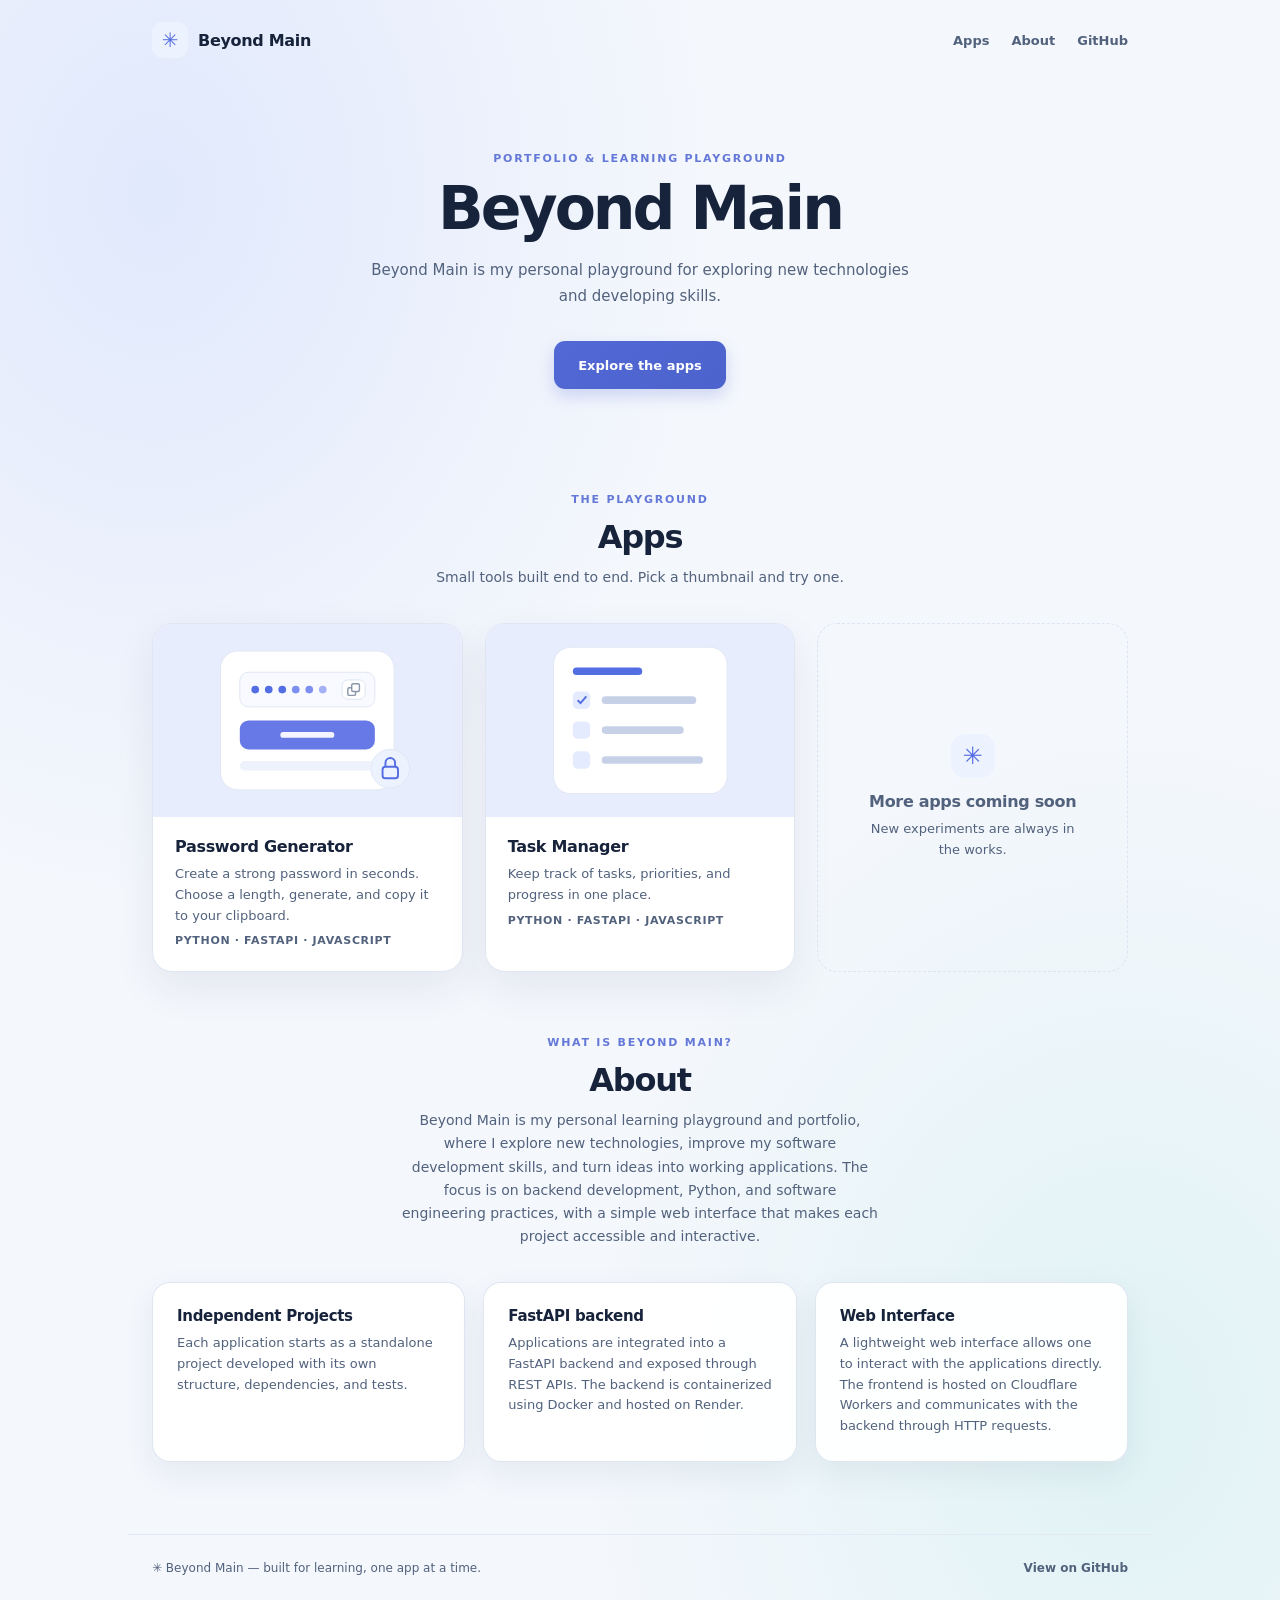
<file: frontend/index.html>
<!DOCTYPE html>
<html lang="en">

<head>
    <meta charset="UTF-8">
    <meta name="viewport" content="width=device-width, initial-scale=1.0">

    <title>Beyond Main — Portfolio &amp; Learning Playground</title>

    <link rel="stylesheet" href="css/home.css">
</head>

<body>
    <header class="site-header">
        <a class="brand" href="./">
            <span class="brand-mark" aria-hidden="true">✳</span>
            <span>Beyond Main</span>
        </a>
        <nav class="site-nav" aria-label="Main navigation">
            <a href="#apps">Apps</a>
            <a href="#about">About</a>
            <a href="https://github.com/WorkAndreiB/python-web-app">GitHub</a>
        </nav>
    </header>

    <main>
        <section class="hero" aria-labelledby="hero-title">
            <p class="eyebrow">PORTFOLIO &amp; LEARNING PLAYGROUND</p>
            <h1 id="hero-title">Beyond Main</h1>
            <p class="hero-intro">Beyond Main is my personal playground for exploring new technologies and developing
                skills.</p>
            <a class="hero-cta" href="#apps">Explore the apps</a>
        </section>

        <section id="apps" class="apps-section" aria-labelledby="apps-title">
            <p class="eyebrow">THE PLAYGROUND</p>
            <h2 id="apps-title">Apps</h2>
            <p class="section-intro">Small tools built end to end. Pick a thumbnail and try one.</p>

            <ul class="app-grid">
                <li>
                    <a class="app-card" href="apps/password-generator/">
                        <span class="app-thumbnail" aria-hidden="true">
                            <svg viewBox="0 0 320 200" focusable="false">
                                <rect width="320" height="200" fill="#e7edfd"></rect>
                                <rect x="70" y="28" width="180" height="144" rx="18" fill="#ffffff" stroke="#dfe6f3">
                                </rect>
                                <rect x="90" y="50" width="140" height="36" rx="9" fill="#f8faff" stroke="#dfe6f3">
                                </rect>
                                <circle cx="106" cy="68" r="4" fill="#536de2"></circle>
                                <circle cx="120" cy="68" r="4" fill="#536de2"></circle>
                                <circle cx="134" cy="68" r="4" fill="#536de2"></circle>
                                <circle cx="148" cy="68" r="4" fill="#7c8ff0"></circle>
                                <circle cx="162" cy="68" r="4" fill="#7c8ff0"></circle>
                                <circle cx="176" cy="68" r="4" fill="#a5b1f5"></circle>
                                <rect x="196" y="58" width="24" height="20" rx="6" fill="#ffffff" stroke="#dce4f2">
                                </rect>
                                <rect x="202" y="66" width="8" height="8" rx="1.5" fill="none" stroke="#8a96aa"
                                    stroke-width="1.5"></rect>
                                <rect x="206" y="62" width="8" height="8" rx="1.5" fill="#ffffff" stroke="#8a96aa"
                                    stroke-width="1.5"></rect>
                                <rect x="90" y="100" width="140" height="30" rx="9" fill="#6679e7"></rect>
                                <rect x="132" y="112" width="56" height="6" rx="3" fill="#ffffff" opacity="0.92"></rect>
                                <rect x="90" y="142" width="140" height="10" rx="5" fill="#eef2fc"></rect>
                                <circle cx="246" cy="150" r="20" fill="#edf2ff" stroke="#dfe6f3"></circle>
                                <rect x="238" y="148" width="16" height="12" rx="3" fill="none" stroke="#536de2"
                                    stroke-width="2"></rect>
                                <path d="M241 148v-4a5 5 0 0 1 10 0v4" fill="none" stroke="#536de2" stroke-width="2">
                                </path>
                            </svg>
                        </span>
                        <span class="app-meta">
                            <span class="app-name">Password Generator</span>
                            <span class="app-description">
                                Create a strong password in seconds. Choose a length,
                                generate, and copy it to your clipboard.
                            </span>
                            <span class="app-tags">PYTHON · FASTAPI · JAVASCRIPT</span>
                        </span>
                    </a>
                </li>
                <li>
                    <a class="app-card" href="/apps/task-manager/">
                        <span class="app-thumbnail" aria-hidden="true">
                            <svg viewBox="0 0 320 200" focusable="false">
                                <rect width="320" height="200" fill="#e7edfd"></rect>
                                <rect x="70" y="24" width="180" height="152" rx="18" fill="#fff" stroke="#dfe6f3">
                                </rect>
                                <rect x="90" y="45" width="72" height="8" rx="4" fill="#536de2"></rect>
                                <rect x="90" y="70" width="18" height="18" rx="5" fill="#e5ebff"></rect>
                                <path d="m95 79 3 3 6-7" fill="none" stroke="#536de2" stroke-width="2"></path>
                                <rect x="120" y="75" width="98" height="8" rx="4" fill="#c6d1e8"></rect>
                                <rect x="90" y="101" width="18" height="18" rx="5" fill="#e5ebff"></rect>
                                <rect x="120" y="106" width="85" height="8" rx="4" fill="#c6d1e8"></rect>
                                <rect x="90" y="132" width="18" height="18" rx="5" fill="#e5ebff"></rect>
                                <rect x="120" y="137" width="105" height="8" rx="4" fill="#c6d1e8"></rect>
                            </svg>
                        </span>
                        <span class="app-meta">
                            <span class="app-name">Task Manager</span>
                            <span class="app-description">Keep track of tasks, priorities, and progress in one
                                place.</span>
                            <span class="app-tags">PYTHON · FASTAPI · JAVASCRIPT</span>
                        </span>
                    </a>
                </li>
                <li class="app-card app-card--soon">
                    <span class="soon-mark" aria-hidden="true">✳</span>
                    <span class="app-name">More apps coming soon</span>
                    <span class="app-description">New experiments are always in the works.</span>
                </li>
            </ul>
        </section>

        <section id="about" class="about-section" aria-labelledby="about-title">
            <p class="eyebrow">WHAT IS BEYOND MAIN?</p>
            <h2 id="about-title">About</h2>
            <p class="section-intro">
                Beyond Main is my personal learning playground and portfolio, where I explore new technologies,
                improve my software development skills, and turn ideas into working applications.

                The focus is on backend development, Python, and software engineering practices, with a simple
                web interface that makes each project accessible and interactive.
            </p>

            <div class="about-grid">
                <div class="about-card">
                    <h3>Independent Projects</h3>
                    <p>Each application starts as a standalone project developed
                        with its own structure, dependencies, and tests.</p>
                </div>
                <div class="about-card">
                    <h3>FastAPI backend</h3>
                    <p>Applications are integrated into a FastAPI backend and exposed through
                        REST APIs. The backend is containerized using Docker and hosted on Render.</p>
                </div>
                <div class="about-card">
                    <h3>Web Interface</h3>
                    <p>A lightweight web interface allows one to interact with the applications directly.
                        The frontend is hosted on Cloudflare Workers and communicates with the backend through HTTP
                        requests.</p>
                </div>
            </div>
        </section>
    </main>

    <footer class="site-footer">
        <p>✳ Beyond Main — built for learning, one app at a time.</p>
        <a href="https://github.com/WorkAndreiB/python-web-app">View on GitHub</a>
    </footer>
</body>

</html>
</file>
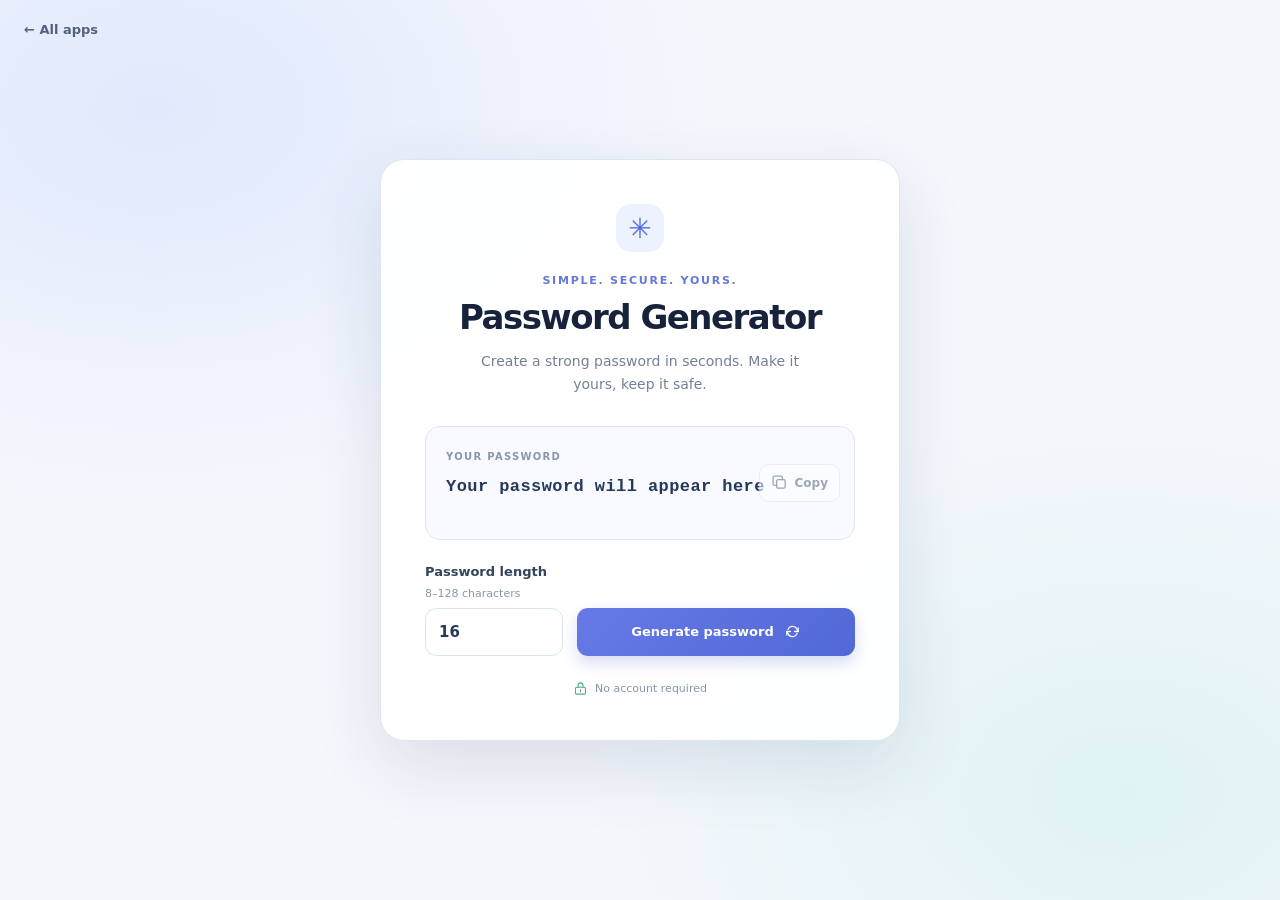
<file: frontend/apps/password-generator/index.html>
<!DOCTYPE html>
<html lang="en">

<head>
    <meta charset="UTF-8">
    <meta name="viewport" content="width=device-width, initial-scale=1.0">

    <title>Password Generator — Beyond Main</title>

    <link rel="stylesheet" href="style.css">
</head>

<body>
    <a class="back-link" href="../../">&larr; All apps</a>

    <main class="page-shell">
        <section class="generator-card" aria-labelledby="page-title">
            <div class="brand-mark" aria-hidden="true">✳</div>
            <p class="eyebrow">SIMPLE. SECURE. YOURS.</p>
            <h1 id="page-title">Password Generator</h1>
            <p class="intro">Create a strong password in seconds. Make it yours, keep it safe.</p>

            <div class="password-panel">
                <span class="panel-label">YOUR PASSWORD</span>
                <p id="generated-password" aria-live="polite" aria-atomic="true">Your password will appear here</p>
                <button id="copy-button" class="copy-button" type="button">
                    <svg aria-hidden="true" viewBox="0 0 24 24">
                        <rect x="8" y="8" width="12" height="12" rx="2"></rect>
                        <path d="M16 8V5a2 2 0 0 0-2-2H5a2 2 0 0 0-2 2v9a2 2 0 0 0 2 2h3"></path>
                    </svg>
                    <span>Copy</span>
                </button>
            </div>

            <div class="controls">
                <div class="length-control">
                    <label for="password-length">Password length</label>
                    <span class="length-hint">8–128 characters</span>
                    <input type="number" id="password-length" min="8" max="128" value="16">
                </div>

                <button id="generate-button" class="generate-button" type="button">
                    <span>Generate password</span>
                    <svg aria-hidden="true" viewBox="0 0 24 24">
                        <path d="M20 7v5h-5M4 17v-5h5"></path>
                        <path d="M5.6 9a7 7 0 0 1 11.7-2L20 12M4 12l2.7 5a7 7 0 0 0 11.7-2"></path>
                    </svg>
                </button>
            </div>

            <p class="security-note">
                <svg aria-hidden="true" viewBox="0 0 24 24">
                    <rect x="4" y="10" width="16" height="11" rx="2"></rect>
                    <path d="M8 10V7a4 4 0 1 1 8 0v3M12 14v3"></path>
                </svg>
                No account required
            </p>
        </section>
    </main>

    <script type="module" src="password_generator.js"></script>
</body>

</html>
</file>
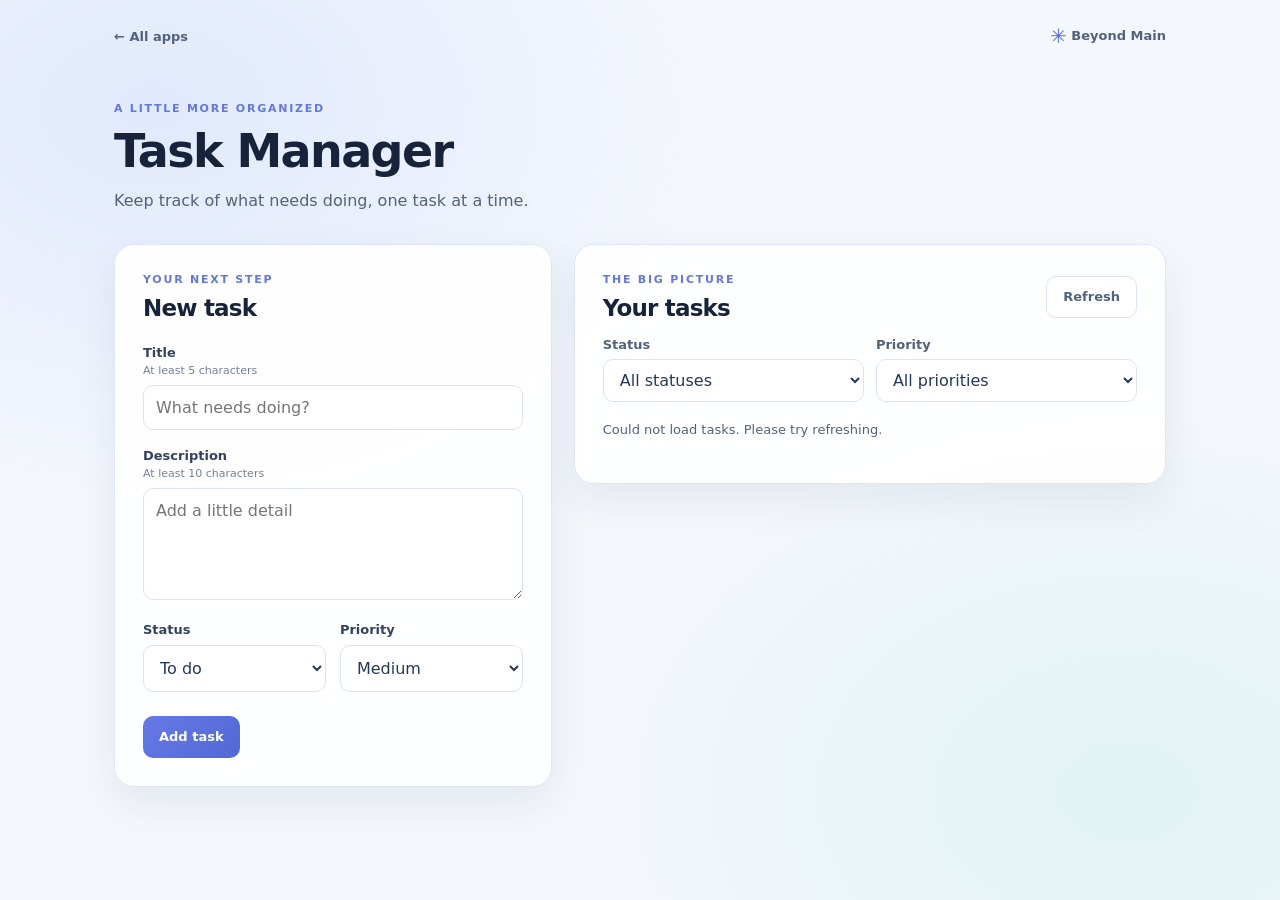
<file: frontend/apps/task-manager/index.html>
<!DOCTYPE html>
<html lang="en">

<head>
    <meta charset="UTF-8">
    <meta name="viewport" content="width=device-width, initial-scale=1.0">
    <title>Task Manager — Beyond Main</title>
    <link rel="stylesheet" href="task-manager.css">
</head>

<body>
    <header class="site-header">
        <a class="back-link" href="../../">&larr; All apps</a>
        <span class="brand"><span aria-hidden="true">✳</span> Beyond Main</span>
    </header>

    <main class="page-shell">
        <div class="page-heading">
            <p class="eyebrow">A LITTLE MORE ORGANIZED</p>
            <h1>Task Manager</h1>
            <p>Keep track of what needs doing, one task at a time.</p>
        </div>

        <div class="workspace">
            <section class="panel form-panel" aria-labelledby="form-title">
                <div class="panel-heading">
                    <div>
                        <p class="eyebrow">YOUR NEXT STEP</p>
                        <h2 id="form-title">New task</h2>
                    </div>
                </div>
                <form id="task-form">
                    <label for="title">Title <span>At least 5 characters</span></label>
                    <input id="title" name="title" minlength="5" required pattern=".*\S.*"
                        placeholder="What needs doing?">

                    <label for="description">Description <span>At least 10 characters</span></label>
                    <textarea id="description" name="description" minlength="10" required
                        placeholder="Add a little detail"></textarea>

                    <div class="form-row">
                        <div>
                            <label for="status">Status</label>
                            <select id="status" name="status">
                                <option value="TODO">To do</option>
                                <option value="IN_PROGRESS">In progress</option>
                                <option value="DONE">Done</option>
                            </select>
                        </div>
                        <div>
                            <label for="priority">Priority</label>
                            <select id="priority" name="priority">
                                <option value="URGENT">Urgent</option>
                                <option value="HIGH">High</option>
                                <option value="MEDIUM" selected>Medium</option>
                                <option value="LOW">Low</option>
                            </select>
                        </div>
                    </div>
                    <div class="form-actions">
                        <button class="primary-button" id="save-button" type="submit">Add task</button>
                        <button class="secondary-button" id="cancel-button" type="button" hidden>Cancel edit</button>
                    </div>
                    <p class="message" id="form-message" role="status" aria-live="polite"></p>
                </form>
            </section>

            <section class="panel list-panel" aria-labelledby="tasks-title">
                <div class="panel-heading">
                    <div>
                        <p class="eyebrow">THE BIG PICTURE</p>
                        <h2 id="tasks-title">Your tasks</h2>
                    </div>
                    <button class="secondary-button" id="refresh-button" type="button">Refresh</button>
                </div>
                <div class="task-filters" aria-label="Filter tasks">
                    <div>
                        <label for="filter-status">Status</label>
                        <select id="filter-status" name="filter-status">
                            <option value="ALL">All statuses</option>
                            <option value="TODO">To do</option>
                            <option value="IN_PROGRESS">In progress</option>
                            <option value="DONE">Done</option>
                        </select>
                    </div>
                    <div>
                        <label for="filter-priority">Priority</label>
                        <select id="filter-priority" name="filter-priority">
                            <option value="ALL">All priorities</option>
                            <option value="URGENT">Urgent</option>
                            <option value="HIGH">High</option>
                            <option value="MEDIUM">Medium</option>
                            <option value="LOW">Low</option>
                        </select>
                    </div>
                </div>
                <p class="message" id="list-message" role="status" aria-live="polite">Loading tasks...</p>
                <ul class="task-list" id="task-list"></ul>
            </section>
        </div>
    </main>
    <script type="module" src="js/task-manager.js"></script>
</body>

</html>
</file>
<file: frontend/css/home.css>
:root {
    color-scheme: light;
    font-family: Inter, ui-sans-serif, system-ui, -apple-system, BlinkMacSystemFont, "Segoe UI", sans-serif;
    color: #17233b;
    background: #f4f7fc;
    font-synthesis: none;
    text-rendering: optimizeLegibility;
    -webkit-font-smoothing: antialiased;
    -moz-osx-font-smoothing: grayscale;
}

* {
    box-sizing: border-box;
}

html {
    scroll-behavior: smooth;
}

body {
    min-width: 320px;
    min-height: 100vh;
    margin: 0;
    background:
        radial-gradient(ellipse at 12% 12%, rgb(113 151 255 / 15%), transparent 35%),
        radial-gradient(ellipse at 88% 88%, rgb(82 211 190 / 12%), transparent 34%),
        #f4f7fc;
}

.site-header {
    display: flex;
    width: min(100%, 1024px);
    margin: 0 auto;
    padding: 22px 24px;
    align-items: center;
    justify-content: space-between;
}

.brand {
    display: inline-flex;
    align-items: center;
    gap: 10px;
    color: #17233b;
    font-size: 16px;
    font-weight: 750;
    letter-spacing: -0.02em;
    text-decoration: none;
}

.brand-mark {
    display: grid;
    width: 36px;
    height: 36px;
    border-radius: 11px;
    background: #edf2ff;
    color: #536de2;
    font-size: 20px;
    place-items: center;
}

.site-nav {
    display: flex;
    align-items: center;
    gap: 22px;
}

.site-nav a {
    color: #52627d;
    font-size: 13px;
    font-weight: 650;
    text-decoration: none;
    transition: color 150ms ease;
}

.site-nav a:hover {
    color: #4c62cc;
}

main {
    width: min(100%, 1024px);
    margin: 0 auto;
    padding: 0 24px;
}

.hero {
    padding: 72px 0 64px;
    text-align: center;
}

.eyebrow {
    margin: 0 0 12px;
    color: #6478d8;
    font-size: 11px;
    font-weight: 750;
    letter-spacing: 0.16em;
}

.hero h1 {
    margin: 0;
    color: #17233b;
    font-size: clamp(38px, 7vw, 60px);
    letter-spacing: -0.05em;
    line-height: 1.05;
}

.hero-intro {
    max-width: 560px;
    margin: 18px auto 32px;
    color: #52627d;
    font-size: 15px;
    line-height: 1.7;
}

.hero-cta {
    display: inline-flex;
    min-height: 48px;
    align-items: center;
    padding: 0 24px;
    border-radius: 11px;
    background: linear-gradient(135deg, #5268d5, #4c62cc);
    box-shadow: 0 7px 16px rgb(83 105 215 / 23%);
    color: #fff;
    font-size: 13px;
    font-weight: 700;
    text-decoration: none;
    transition: box-shadow 150ms ease, filter 150ms ease, transform 150ms ease;
}

.hero-cta:hover {
    box-shadow: 0 10px 20px rgb(83 105 215 / 30%);
    filter: brightness(1.04);
    transform: translateY(-1px);
}

section {
    scroll-margin-top: 24px;
}

.apps-section,
.about-section {
    padding: 40px 0 24px;
    text-align: center;
}

h2 {
    margin: 0;
    color: #17233b;
    font-size: clamp(26px, 4vw, 32px);
    letter-spacing: -0.04em;
}

.section-intro {
    max-width: 480px;
    margin: 10px auto 34px;
    color: #52627d;
    font-size: 14px;
    line-height: 1.65;
}

.app-grid {
    display: grid;
    margin: 0;
    padding: 0;
    gap: 22px;
    grid-template-columns: repeat(auto-fill, minmax(260px, 1fr));
    list-style: none;
    text-align: left;
}

.app-card {
    display: flex;
    height: 100%;
    flex-direction: column;
    overflow: hidden;
    border: 1px solid rgb(218 226 240 / 85%);
    border-radius: 20px;
    background: rgb(255 255 255 / 94%);
    box-shadow: 0 16px 40px rgb(34 55 93 / 8%);
    color: inherit;
    text-decoration: none;
    transition: border-color 180ms ease, box-shadow 180ms ease, transform 180ms ease;
}

a.app-card:hover {
    border-color: #c3cff5;
    box-shadow: 0 22px 50px rgb(34 55 93 / 14%);
    transform: translateY(-3px);
}

.app-thumbnail {
    display: block;
    aspect-ratio: 16 / 10;
    background: #edf2ff;
}

.app-thumbnail svg {
    display: block;
    width: 100%;
    height: 100%;
}

.app-meta {
    display: grid;
    padding: 20px 22px 24px;
    gap: 8px;
}

.app-name {
    color: #17233b;
    font-size: 16px;
    font-weight: 750;
    letter-spacing: -0.02em;
}

.app-description {
    color: #52627d;
    font-size: 13px;
    line-height: 1.6;
}

.app-tags {
    color: #52627d;
    font-size: 11px;
    font-weight: 650;
    letter-spacing: 0.06em;
}

.app-card--soon {
    display: grid;
    min-height: 280px;
    padding: 28px;
    align-content: center;
    border-style: dashed;
    background: transparent;
    box-shadow: none;
    color: #8a96aa;
    justify-items: center;
    text-align: center;
}

.app-card--soon .app-name {
    color: #52627d;
}

.app-card--soon .app-description {
    max-width: 220px;
    margin-top: 8px;
}

.soon-mark {
    display: grid;
    width: 44px;
    height: 44px;
    margin-bottom: 14px;
    border-radius: 14px;
    background: #edf2ff;
    color: #536de2;
    font-size: 24px;
    place-items: center;
}

.about-grid {
    display: grid;
    gap: 18px;
    grid-template-columns: repeat(auto-fit, minmax(220px, 1fr));
    text-align: left;
}

.about-card {
    padding: 24px;
    border: 1px solid rgb(218 226 240 / 85%);
    border-radius: 18px;
    background: rgb(255 255 255 / 94%);
    box-shadow: 0 12px 32px rgb(34 55 93 / 7%);
}

.about-card h3 {
    margin: 0 0 8px;
    color: #17233b;
    font-size: 15px;
    letter-spacing: -0.02em;
}

.about-card p {
    margin: 0;
    color: #52627d;
    font-size: 13px;
    line-height: 1.6;
}

.site-footer {
    display: flex;
    width: min(100%, 1024px);
    margin: 48px auto 0;
    padding: 26px 24px 34px;
    align-items: center;
    justify-content: space-between;
    gap: 12px;
    border-top: 1px solid #e2e9f5;
    color: #52627d;
    font-size: 12px;
}

.site-footer p {
    margin: 0;
}

.site-footer a {
    color: #52627d;
    font-weight: 650;
    text-decoration: none;
    transition: color 150ms ease;
}

.site-footer a:hover {
    color: #4c62cc;
}

a:focus-visible {
    border-radius: 6px;
    outline: 3px solid rgb(91 115 224 / 38%);
    outline-offset: 3px;
}

@media (max-width: 560px) {
    .site-header {
        padding: 18px 16px;
    }

    .site-nav {
        gap: 14px;
    }

    main {
        padding: 0 16px;
    }

    .hero {
        padding: 48px 0 44px;
    }

    .site-footer {
        align-items: flex-start;
        flex-direction: column;
    }
}

@media (prefers-reduced-motion: reduce) {
    *,
    *::before,
    *::after {
        scroll-behavior: auto !important;
        transition-duration: 0.01ms !important;
    }
}
</file>
<file: frontend/apps/password-generator/style.css>
:root {
    color-scheme: light;
    font-family: Inter, ui-sans-serif, system-ui, -apple-system, BlinkMacSystemFont, "Segoe UI", sans-serif;
    color: #17233b;
    background: #f4f7fc;
    font-synthesis: none;
    text-rendering: optimizeLegibility;
    -webkit-font-smoothing: antialiased;
    -moz-osx-font-smoothing: grayscale;
}

* {
    box-sizing: border-box;
}

body {
    min-width: 320px;
    min-height: 100vh;
    margin: 0;
    background:
        radial-gradient(ellipse at 12% 12%, rgb(113 151 255 / 15%), transparent 35%),
        radial-gradient(ellipse at 88% 88%, rgb(82 211 190 / 12%), transparent 34%),
        #f4f7fc;
}

button,
input {
    font: inherit;
}

.page-shell {
    display: grid;
    min-height: 100vh;
    padding: 32px 20px;
    place-items: center;
}

.generator-card {
    width: min(100%, 520px);
    padding: 44px;
    border: 1px solid rgb(218 226 240 / 85%);
    border-radius: 24px;
    background: rgb(255 255 255 / 94%);
    box-shadow: 0 24px 70px rgb(34 55 93 / 12%);
}

.brand-mark {
    display: grid;
    width: 48px;
    height: 48px;
    margin: 0 auto 22px;
    border-radius: 15px;
    background: #edf2ff;
    color: #536de2;
    font-size: 28px;
    place-items: center;
}

.eyebrow {
    margin: 0 0 10px;
    color: #6478d8;
    font-size: 11px;
    font-weight: 750;
    letter-spacing: 0.16em;
    text-align: center;
}

h1 {
    margin: 0;
    color: #17233b;
    font-size: clamp(27px, 5vw, 34px);
    letter-spacing: -0.045em;
    line-height: 1.2;
    text-align: center;
}

.intro {
    max-width: 350px;
    margin: 12px auto 30px;
    color: #738097;
    font-size: 14px;
    line-height: 1.65;
    text-align: center;
}

.password-panel {
    position: relative;
    min-height: 114px;
    padding: 18px 72px 18px 20px;
    border: 1px solid #dfe6f3;
    border-radius: 15px;
    background: #f8faff;
}

.panel-label {
    color: #8a96aa;
    font-size: 10px;
    font-weight: 750;
    letter-spacing: 0.13em;
}

#generated-password {
    min-height: 26px;
    margin: 13px 0 0;
    color: #253859;
    font-family: "SFMono-Regular", Consolas, "Liberation Mono", monospace;
    font-size: 17px;
    font-weight: 650;
    letter-spacing: 0.025em;
    overflow-wrap: anywhere;
}

.copy-button {
    position: absolute;
    top: 50%;
    right: 14px;
    display: inline-flex;
    min-height: 38px;
    align-items: center;
    justify-content: center;
    gap: 7px;
    padding: 0 11px;
    transform: translateY(-50%);
    border: 1px solid #dce4f2;
    border-radius: 10px;
    background: #fff;
    color: #52627d;
    cursor: pointer;
    font-size: 12px;
    font-weight: 650;
    transition: border-color 150ms ease, color 150ms ease, background 150ms ease;
}

.copy-button:hover {
    border-color: #b9c6ef;
    background: #f2f5ff;
    color: #4c62cc;
}

.copy-button:disabled {
    cursor: not-allowed;
    opacity: 0.55;
}

.copy-button svg,
.generate-button svg,
.security-note svg {
    width: 17px;
    height: 17px;
    fill: none;
    stroke: currentColor;
    stroke-linecap: round;
    stroke-linejoin: round;
    stroke-width: 1.8;
}

.controls {
    display: flex;
    align-items: end;
    gap: 14px;
    margin-top: 24px;
}

.length-control {
    display: grid;
    flex: 0 0 138px;
    gap: 8px;
}

.length-control label {
    color: #33435e;
    font-size: 13px;
    font-weight: 700;
}

.length-hint {
    color: #8a96aa;
    font-size: 11px;
}

#password-length {
    width: 100%;
    height: 48px;
    padding: 0 13px;
    border: 1px solid #dce4f0;
    border-radius: 11px;
    outline: none;
    background: #fff;
    color: #253859;
    font-size: 15px;
    font-weight: 650;
    transition: border-color 150ms ease, box-shadow 150ms ease;
}

#password-length:focus {
    border-color: #7588ed;
    box-shadow: 0 0 0 3px rgb(100 122 225 / 15%);
}

.generate-button {
    display: inline-flex;
    min-height: 48px;
    flex: 1;
    align-items: center;
    justify-content: center;
    gap: 10px;
    padding: 0 16px;
    border: 0;
    border-radius: 11px;
    background: linear-gradient(135deg, #6679e7, #5268d5);
    box-shadow: 0 7px 16px rgb(83 105 215 / 23%);
    color: white;
    cursor: pointer;
    font-size: 13px;
    font-weight: 700;
    transition: box-shadow 150ms ease, filter 150ms ease, transform 150ms ease;
}

.generate-button:hover:not(:disabled) {
    box-shadow: 0 10px 20px rgb(83 105 215 / 30%);
    filter: brightness(1.04);
    transform: translateY(-1px);
}

.generate-button:active {
    transform: translateY(0);
}

.generate-button:disabled {
    cursor: not-allowed;
    box-shadow: none;
    filter: none;
    opacity: 0.55;
    transform: none;
}

.security-note {
    display: flex;
    align-items: center;
    justify-content: center;
    gap: 7px;
    margin: 25px 0 0;
    color: #8995a9;
    font-size: 11px;
}

.security-note svg {
    width: 15px;
    height: 15px;
    color: #54a994;
}

.back-link {
    position: absolute;
    top: 22px;
    left: 24px;
    color: #52627d;
    font-size: 13px;
    font-weight: 650;
    text-decoration: none;
    transition: color 150ms ease;
}

.back-link:hover {
    color: #4c62cc;
}

button:focus-visible,
.back-link:focus-visible {
    outline: 3px solid rgb(91 115 224 / 38%);
    outline-offset: 3px;
}

@media (max-width: 480px) {
    .page-shell {
        padding: 18px 14px;
    }

    .generator-card {
        padding: 32px 22px;
        border-radius: 20px;
    }

    .controls {
        align-items: stretch;
        flex-direction: column;
    }

    .length-control {
        grid-template-columns: 1fr auto;
        align-items: center;
    }

    .length-hint {
        text-align: right;
    }

    #password-length {
        grid-column: 1 / -1;
    }
}

@media (prefers-reduced-motion: reduce) {
    *,
    *::before,
    *::after {
        scroll-behavior: auto !important;
        transition-duration: 0.01ms !important;
    }
}
</file>
<file: frontend/apps/task-manager/task-manager.css>
:root {
    color-scheme: light;
    font-family: Inter, ui-sans-serif, system-ui, -apple-system, BlinkMacSystemFont, "Segoe UI", sans-serif;
    color: #17233b;
    background: #f4f7fc;
    font-synthesis: none;
}

* { box-sizing: border-box; }

body {
    min-width: 320px;
    min-height: 100vh;
    margin: 0;
    background:
        radial-gradient(ellipse at 12% 12%, rgb(113 151 255 / 15%), transparent 35%),
        radial-gradient(ellipse at 88% 88%, rgb(82 211 190 / 12%), transparent 34%),
        #f4f7fc;
}

button, input, textarea, select { font: inherit; }
button { cursor: pointer; }
button:disabled { cursor: not-allowed; opacity: 0.55; }
[hidden] { display: none !important; }

.site-header {
    display: flex;
    width: min(100%, 1100px);
    margin: 0 auto;
    padding: 24px;
    align-items: center;
    justify-content: space-between;
}

.back-link { color: #52627d; font-size: 13px; font-weight: 650; text-decoration: none; }
.back-link:hover { color: #4c62cc; }
.brand { color: #52627d; font-size: 13px; font-weight: 750; }
.brand span { color: #536de2; font-size: 20px; vertical-align: middle; }
.page-shell { width: min(100%, 1100px); margin: 0 auto; padding: 30px 24px 70px; }
.page-heading { margin-bottom: 30px; }
.eyebrow { margin: 0 0 9px; color: #6478d8; font-size: 11px; font-weight: 750; letter-spacing: 0.16em; }
h1, h2, h3 { margin: 0; letter-spacing: -0.035em; }
h1 { font-size: clamp(32px, 5vw, 46px); }
.page-heading > p:last-child { margin: 10px 0 0; color: #52627d; line-height: 1.6; }
.workspace { display: grid; grid-template-columns: minmax(280px, 0.85fr) minmax(0, 1.15fr); gap: 22px; align-items: start; }
.panel { padding: 28px; border: 1px solid #dfe6f3; border-radius: 20px; background: rgb(255 255 255 / 95%); box-shadow: 0 16px 40px rgb(34 55 93 / 8%); }
.panel-heading { display: flex; align-items: center; justify-content: space-between; gap: 12px; margin-bottom: 24px; }
.panel-heading h2 { font-size: 23px; }
form label { display: block; margin: 18px 0 8px; color: #33435e; font-size: 13px; font-weight: 700; }
form label span { display: block; margin-top: 4px; color: #738097; font-size: 11px; font-weight: 400; }
input, textarea, select { width: 100%; padding: 12px; border: 1px solid #dce4f0; border-radius: 10px; background: #fff; color: #253859; }
textarea { min-height: 112px; resize: vertical; }
.form-row { display: grid; grid-template-columns: 1fr 1fr; gap: 14px; }
.form-actions { display: flex; flex-wrap: wrap; gap: 10px; margin-top: 24px; }
.primary-button, .secondary-button, .edit-button, .delete-button { min-height: 42px; padding: 0 16px; border-radius: 10px; font-size: 13px; font-weight: 700; }
.primary-button { border: 0; background: linear-gradient(135deg, #6679e7, #5268d5); color: #fff; }
.secondary-button, .edit-button { border: 1px solid #dce4f2; background: #fff; color: #52627d; }
.delete-button { border: 1px solid #f0cfd2; background: #fff; color: #b33b45; }
.primary-button:hover:not(:disabled) { filter: brightness(1.05); }
.secondary-button:hover:not(:disabled), .edit-button:hover:not(:disabled) { border-color: #b9c6ef; color: #4c62cc; }
.delete-button:hover:not(:disabled) { border-color: #dc8f96; background: #fff4f4; }
.message { margin: 14px 0 0; color: #52627d; font-size: 13px; line-height: 1.5; }
.message:empty { display: none; }
.list-panel .message { margin: 0 0 16px; }
.task-filters { display: grid; grid-template-columns: 1fr 1fr; gap: 12px; margin: -8px 0 18px; }
.task-filters label { display: block; margin-bottom: 7px; color: #52627d; font-size: 13px; font-weight: 700; }
.task-filters select { padding: 10px 12px; }
.task-list { display: grid; gap: 12px; margin: 0; padding: 0; list-style: none; }
.task-item { position: relative; padding: 18px; border: 1px solid #e1e8f4; border-radius: 14px; background: #f8faff; }
.task-item h3 { padding-right: 155px; font-size: 16px; overflow-wrap: anywhere; }
.task-description { margin: 8px 0 14px; color: #52627d; font-size: 13px; line-height: 1.6; white-space: pre-wrap; overflow-wrap: anywhere; }
.task-meta { display: flex; flex-wrap: wrap; gap: 7px; }
.badge { padding: 5px 9px; border-radius: 7px; background: #e9eeff; color: #4c62cc; font-size: 11px; font-weight: 700; }
.priority { background: #edf5f2; color: #387968; text-transform: capitalize; }
.task-actions { position: absolute; top: 12px; right: 12px; display: flex; gap: 7px; }
.edit-button, .delete-button { min-height: 34px; padding: 0 12px; }
:focus-visible { outline: 3px solid rgb(91 115 224 / 45%); outline-offset: 3px; }

@media (max-width: 700px) {
    .workspace { grid-template-columns: 1fr; }
    .page-shell { padding: 20px 16px 50px; }
    .site-header { padding: 18px 16px; }
    .panel { padding: 22px; }
}

@media (max-width: 420px) {
    .task-filters { grid-template-columns: 1fr; }
    .task-item h3 { padding-right: 0; }
    .task-actions { position: static; margin-top: 14px; }
}
</file>
